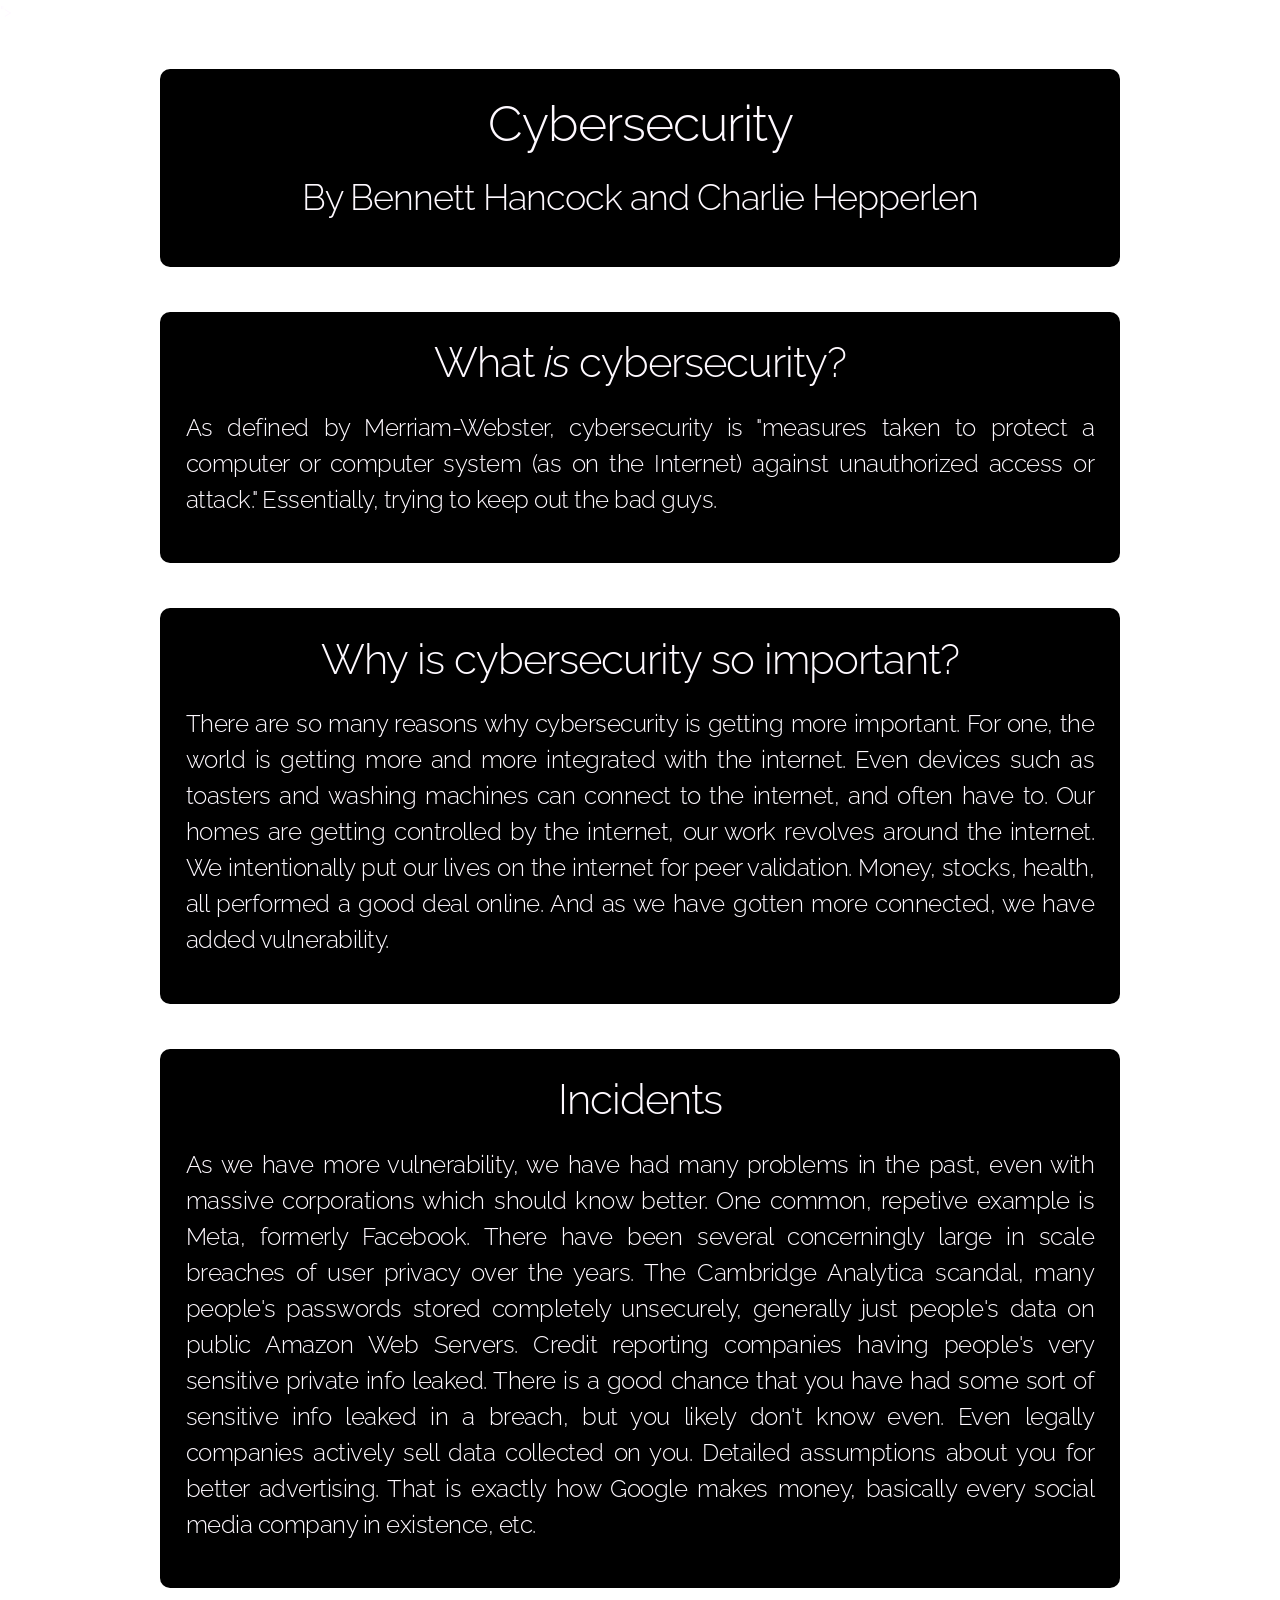
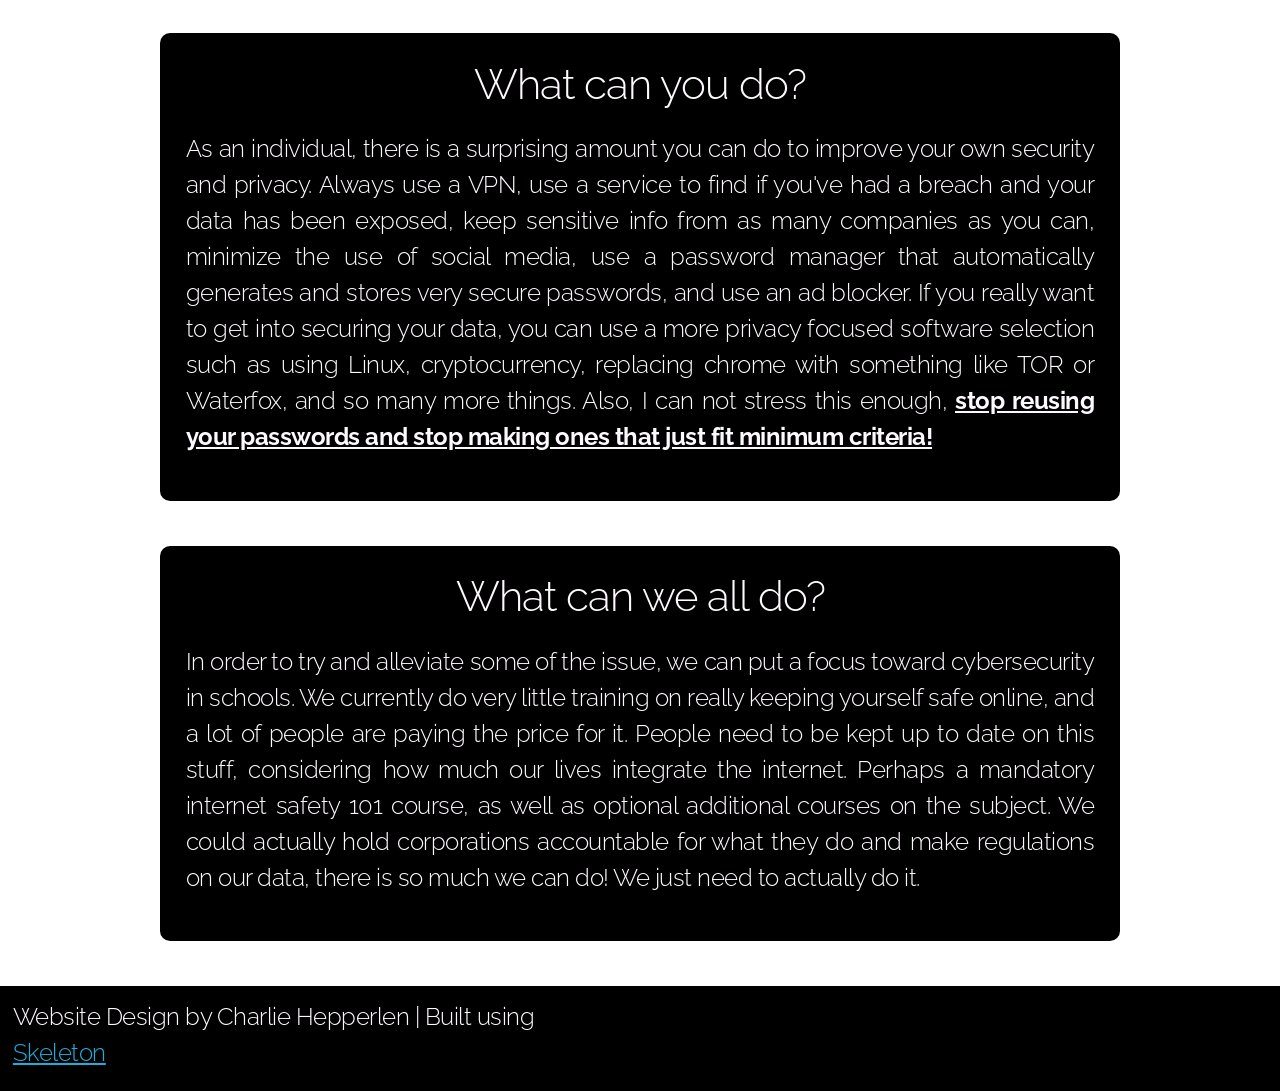
<file: compscifinal.html>
<!DOCTYPE html>
<html lang="en">
<head>

  <!-- Basic Page Needs
  –––––––––––––––––––––––––––––––––––––––––––––––––– -->
  <meta charset="utf-8">
  <title>Computer Science Final</title>
  <meta name="description" content="">
  <meta name="author" content="">

  <!-- Mobile Specific Metas
  –––––––––––––––––––––––––––––––––––––––––––––––––– -->
  <meta name="viewport" content="width=device-width, initial-scale=1">

  <!-- FONT
  –––––––––––––––––––––––––––––––––––––––––––––––––– -->
  <link rel="preconnect" href="https://fonts.googleapis.com">
  <link rel="preconnect" href="https://fonts.gstatic.com" crossorigin>
  <link href="https://fonts.googleapis.com/css2?family=Baloo+2:wght@400;600&family=Raleway:wght@300;400;600&display=swap" rel="stylesheet">

  <!-- CSS
  –––––––––––––––––––––––––––––––––––––––––––––––––– -->
  <link rel="stylesheet" href="css/normalize.css">
  <link rel="stylesheet" href="css/skeleton.css">

  <!-- Favicon
  –––––––––––––––––––––––––––––––––––––––––––––––––– -->
  <link rel="icon" type="image/png" href="https://img.icons8.com/external-justicon-lineal-color-justicon/64/000000/external-emoji-emoji-justicon-lineal-color-justicon-22.png">">
  <style>
    body {
      background-image: url("https://wallpapercrafter.com/th800/223585-long-colorful-lines-of-code-on-a-computer-screenco.jpg");
      background-size: cover;
    }
  </style>
</head>
<body>

  <!-- Primary Page Layout
  –––––––––––––––––––––––––––––––––––––––––––––––––– -->
  <div class="container" style="background-color: black; position: fixed, top; margin-top: 3.5%; padding: 2%; border-radius: 10px;">
    <h1 style="text-align: center;">Cybersecurity</h1>
    <h3 style="text-align: center;">By Bennett Hancock and Charlie Hepperlen</h3>
  </div>

  <div class="container" style="background-color: black; margin-top: 3.5%; padding: 2%; border-radius: 10px;">
    <h2 style="text-align: center;">What <i>is</i> cybersecurity?</h2>
    <h5 style="text-align: justify;">As defined by Merriam-Webster, cybersecurity is "measures taken to protect a computer or computer system (as on the Internet) against unauthorized access or attack." Essentially, trying to keep out the bad guys.</h5>
  </div>

  <div class="container" style="background-color: black; margin-top: 3.5%; padding: 2%; border-radius: 10px;">
    <h2 style="text-align: center;">Why is cybersecurity so important?</h2>
    <h5 style="text-align: justify;">There are so many reasons why cybersecurity is getting more important. For one, the world is getting more and more integrated with the internet. Even devices such as toasters and washing machines can connect to the internet, and often have to. Our homes are getting controlled by the internet, our work revolves around the internet. We intentionally put our lives on the internet for peer validation. Money, stocks, health, all performed a good deal online. And as we have gotten more connected, we have added vulnerability.</h5>
  </div>

  <div class="container" style="background-color: black; margin-top: 3.5%; padding: 2%; border-radius: 10px;">
    <h2 style="text-align: center;">Incidents</h2>
    <h5 style="text-align: justify;">As we have more vulnerability, we have had many problems in the past, even with massive corporations which should know better. One common, repetive example is Meta, formerly Facebook. There have been several concerningly large in scale breaches of user privacy over the years. The Cambridge Analytica scandal, many people's passwords stored completely unsecurely, generally just people's data on public Amazon Web Servers. Credit reporting companies having people's very sensitive private info leaked. There is a good chance that you have had some sort of sensitive info leaked in a breach, but you likely don't know even. Even legally companies actively sell data collected on you. Detailed assumptions about you for better advertising. That is exactly how Google makes money, basically every social media company in existence, etc.</h5>
  </div>

  <div class="container" style="background-color: black; margin-top: 3.5%; padding: 2%; border-radius: 10px;">
    <h2 style="text-align: center;">What can you do?</h2>
    <h5 style="text-align: justify;">As an individual, there is a surprising amount you can do to improve your own security and privacy. Always use a VPN, use a service to find if you've had a breach and your data has been exposed, keep sensitive info from as many companies as you can, minimize the use of social media, use a password manager that automatically generates and stores very secure passwords, and use an ad blocker. If you really want to get into securing your data, you can use a more privacy focused software selection such as using Linux, cryptocurrency, replacing chrome with something like TOR or Waterfox, and so many more things. Also, I can not stress this enough, <u><b>stop reusing your passwords and stop making ones that just fit minimum criteria!</b></u></h5>
  </div>

  <div class="container" style="background-color: black; margin-top: 3.5%; padding: 2%; border-radius: 10px;">
    <h2 style="text-align: center;">What can we all do?</h2>
    <h5 style="text-align: justify;">In order to try and alleviate some of the issue, we can put a focus toward cybersecurity in schools. We currently do very little training on really keeping yourself safe online, and a lot of people are paying the price for it. People need to be kept up to date on this stuff, considering how much our lives integrate the internet. Perhaps a mandatory internet safety 101 course, as well as optional additional courses on the subject. We could actually hold corporations accountable for what they do and make regulations on our data, there is so much we can do! We just need to actually do it.</h5>
  </div>

  <div class="container" style="background-color: black; margin-top: 3.5%; padding: 1%; padding-bottom: 0; border-radius: 0px; position: absolute, bottom; max-width: none; margin-left: 0px; margin-right: 0px; margin-bottom: 0px; width: 100%;">
    <div class="row">
        <div class="six columns">
            <h5 style="text-align: left; display: inline-block;">Website Design by Charlie Hepperlen | Built using <a href="https://getskeleton.com">Skeleton</a></h5>
        </div>
    </div>
  </div>

<!-- End Document
  –––––––––––––––––––––––––––––––––––––––––––––––––– -->
</body>
</html>
</file>
<file: css/skeleton.css>
/*
* Skeleton V2.0.4
* Copyright 2014, Dave Gamache
* www.getskeleton.com
* Free to use under the MIT license.
* http://www.opensource.org/licenses/mit-license.php
* 12/29/2014
*/


/* Table of contents
––––––––––––––––––––––––––––––––––––––––––––––––––
- Grid
- Base Styles
- Typography
- Links
- Buttons
- Forms
- Lists
- Code
- Tables
- Spacing
- Utilities
- Clearing
- Media Queries
*/


/* Grid
–––––––––––––––––––––––––––––––––––––––––––––––––– */
.container {
  position: relative;
  width: 100%;
  max-width: 960px;
  margin: 0 auto;
  box-sizing: border-box;
  background-color: black;
  margin-top: 3.5%;
  padding: 2%;
  border-radius: 10px;
}

.footer {
  border-radius: 0px;
  max-width: none;
  padding: 10px;
  display: inline;
}

.column,
.columns {
  width: 100%;
  float: left;
  box-sizing: border-box; }

/* For devices larger than 400px */
@media (min-width: 400px) {
  .container {
    width: 85%;
    padding: 0; }
}

/* For devices larger than 550px */
@media (min-width: 550px) {
  .container {
    width: 80%; }
  .column,
  .columns {
    margin-left: 4%; }
  .column:first-child,
  .columns:first-child {
    margin-left: 0; }

  .one.column,
  .one.columns                    { width: 4.66666666667%; }
  .two.columns                    { width: 13.3333333333%; }
  .three.columns                  { width: 22%;            }
  .four.columns                   { width: 30.6666666667%; }
  .five.columns                   { width: 39.3333333333%; }
  .six.columns                    { width: 48%;            }
  .seven.columns                  { width: 56.6666666667%; }
  .eight.columns                  { width: 65.3333333333%; }
  .nine.columns                   { width: 74.0%;          }
  .ten.columns                    { width: 82.6666666667%; }
  .eleven.columns                 { width: 91.3333333333%; }
  .twelve.columns                 { width: 100%; margin-left: 0; }

  .one-third.column               { width: 30.6666666667%; }
  .two-thirds.column              { width: 65.3333333333%; }

  .one-half.column                { width: 48%; }

  /* Offsets */
  .offset-by-one.column,
  .offset-by-one.columns          { margin-left: 8.66666666667%; }
  .offset-by-two.column,
  .offset-by-two.columns          { margin-left: 17.3333333333%; }
  .offset-by-three.column,
  .offset-by-three.columns        { margin-left: 26%;            }
  .offset-by-four.column,
  .offset-by-four.columns         { margin-left: 34.6666666667%; }
  .offset-by-five.column,
  .offset-by-five.columns         { margin-left: 43.3333333333%; }
  .offset-by-six.column,
  .offset-by-six.columns          { margin-left: 52%;            }
  .offset-by-seven.column,
  .offset-by-seven.columns        { margin-left: 60.6666666667%; }
  .offset-by-eight.column,
  .offset-by-eight.columns        { margin-left: 69.3333333333%; }
  .offset-by-nine.column,
  .offset-by-nine.columns         { margin-left: 78.0%;          }
  .offset-by-ten.column,
  .offset-by-ten.columns          { margin-left: 86.6666666667%; }
  .offset-by-eleven.column,
  .offset-by-eleven.columns       { margin-left: 95.3333333333%; }

  .offset-by-one-third.column,
  .offset-by-one-third.columns    { margin-left: 34.6666666667%; }
  .offset-by-two-thirds.column,
  .offset-by-two-thirds.columns   { margin-left: 69.3333333333%; }

  .offset-by-one-half.column,
  .offset-by-one-half.columns     { margin-left: 52%; }

}


/* Base Styles
–––––––––––––––––––––––––––––––––––––––––––––––––– */
/* NOTE
html is set to 62.5% so that all the REM measurements throughout Skeleton
are based on 10px sizing. So basically 1.5rem = 15px :) */
html {
  font-size: 62.5%; }
body {
  font-size: 1.5em; /* currently ems cause chrome bug misinterpreting rems on body element */
  line-height: 1.6;
  background-attachment: fixed;
  font-weight: 400;
  font-family: "Raleway", "HelveticaNeue", "Helvetica Neue", Helvetica, Arial, sans-serif;
  color: #fef9ff;
  background-size: cover;
}


/* Typography
–––––––––––––––––––––––––––––––––––––––––––––––––– */
h1, h2, h3, h4, h5, h6 {
  margin-top: 0;
  margin-bottom: 2rem;
  font-weight: 300; }
h1 { font-size: 4.0rem; line-height: 1.2;  letter-spacing: -.1rem;}
h2 { font-size: 3.6rem; line-height: 1.25; letter-spacing: -.1rem; }
h3 { font-size: 3.0rem; line-height: 1.3;  letter-spacing: -.1rem; }
h4 { font-size: 2.4rem; line-height: 1.35; letter-spacing: -.08rem; }
h5 { font-size: 1.8rem; line-height: 1.5;  letter-spacing: -.05rem; }
h6 { font-size: 1.5rem; line-height: 1.6;  letter-spacing: 0; }

/* Larger than phablet */
@media (min-width: 550px) {
  h1 { font-size: 5.0rem; }
  h2 { font-size: 4.2rem; }
  h3 { font-size: 3.6rem; }
  h4 { font-size: 3.0rem; }
  h5 { font-size: 2.4rem; }
  h6 { font-size: 1.5rem; }
}

p {
  margin-top: 0; }


/* Links
–––––––––––––––––––––––––––––––––––––––––––––––––– */
a {
  color: #1EAEDB; }
a:hover {
  color: #0FA0CE; }


/* Buttons
–––––––––––––––––––––––––––––––––––––––––––––––––– */
.button,
button,
input[type="submit"],
input[type="reset"],
input[type="button"] {
  display: inline-block;
  height: 38px;
  padding: 0 30px;
  color: #555;
  text-align: center;
  font-size: 11px;
  font-weight: 600;
  line-height: 38px;
  letter-spacing: .1rem;
  text-transform: uppercase;
  text-decoration: none;
  white-space: nowrap;
  background-color: transparent;
  border-radius: 4px;
  border: 1px solid #bbb;
  cursor: pointer;
  box-sizing: border-box; }
.button:hover,
button:hover,
input[type="submit"]:hover,
input[type="reset"]:hover,
input[type="button"]:hover,
.button:focus,
button:focus,
input[type="submit"]:focus,
input[type="reset"]:focus,
input[type="button"]:focus {
  color: #333;
  border-color: #888;
  outline: 0; }
.button.button-primary,
button.button-primary,
input[type="submit"].button-primary,
input[type="reset"].button-primary,
input[type="button"].button-primary {
  color: #FFF;
  background-color: #33C3F0;
  border-color: #33C3F0; }
.button.button-primary:hover,
button.button-primary:hover,
input[type="submit"].button-primary:hover,
input[type="reset"].button-primary:hover,
input[type="button"].button-primary:hover,
.button.button-primary:focus,
button.button-primary:focus,
input[type="submit"].button-primary:focus,
input[type="reset"].button-primary:focus,
input[type="button"].button-primary:focus {
  color: #FFF;
  background-color: #1EAEDB;
  border-color: #1EAEDB; }


/* Forms
–––––––––––––––––––––––––––––––––––––––––––––––––– */
input[type="email"],
input[type="number"],
input[type="search"],
input[type="text"],
input[type="tel"],
input[type="url"],
input[type="password"],
textarea,
select {
  height: 38px;
  padding: 6px 10px; /* The 6px vertically centers text on FF, ignored by Webkit */
  background-color: #fff;
  border: 1px solid #D1D1D1;
  border-radius: 4px;
  box-shadow: none;
  box-sizing: border-box; }
/* Removes awkward default styles on some inputs for iOS */
input[type="email"],
input[type="number"],
input[type="search"],
input[type="text"],
input[type="tel"],
input[type="url"],
input[type="password"],
textarea {
  -webkit-appearance: none;
     -moz-appearance: none;
          appearance: none; }
textarea {
  min-height: 65px;
  padding-top: 6px;
  padding-bottom: 6px; }
input[type="email"]:focus,
input[type="number"]:focus,
input[type="search"]:focus,
input[type="text"]:focus,
input[type="tel"]:focus,
input[type="url"]:focus,
input[type="password"]:focus,
textarea:focus,
select:focus {
  border: 1px solid #33C3F0;
  outline: 0; }
label,
legend {
  display: block;
  margin-bottom: .5rem;
  font-weight: 600; }
fieldset {
  padding: 0;
  border-width: 0; }
input[type="checkbox"],
input[type="radio"] {
  display: inline; }
label > .label-body {
  display: inline-block;
  margin-left: .5rem;
  font-weight: normal; }


/* Lists
–––––––––––––––––––––––––––––––––––––––––––––––––– */
ul {
  list-style: circle inside; }
ol {
  list-style: decimal inside; }
ol, ul {
  padding-left: 0;
  margin-top: 0; }
ul ul,
ul ol,
ol ol,
ol ul {
  margin: 1.5rem 0 1.5rem 3rem;
  font-size: 90%; }
li {
  margin-bottom: 1rem; }


/* Code
–––––––––––––––––––––––––––––––––––––––––––––––––– */
code {
  padding: .2rem .5rem;
  margin: 0 .2rem;
  font-size: 90%;
  white-space: nowrap;
  background: #F1F1F1;
  border: 1px solid #E1E1E1;
  border-radius: 4px; }
pre > code {
  display: block;
  padding: 1rem 1.5rem;
  white-space: pre; }


/* Tables
–––––––––––––––––––––––––––––––––––––––––––––––––– */
th,
td {
  padding: 12px 15px;
  text-align: left;
  border-bottom: 1px solid #E1E1E1; }
th:first-child,
td:first-child {
  padding-left: 0; }
th:last-child,
td:last-child {
  padding-right: 0; }


/* Spacing
–––––––––––––––––––––––––––––––––––––––––––––––––– */
button,
.button {
  margin-bottom: 1rem; }
input,
textarea,
select,
fieldset {
  margin-bottom: 1.5rem; }
pre,
blockquote,
dl,
figure,
table,
p,
ul,
ol,
form {
  margin-bottom: 2.5rem; }


/* Utilities
–––––––––––––––––––––––––––––––––––––––––––––––––– */
.u-full-width {
  width: 100%;
  box-sizing: border-box; }
.u-max-full-width {
  max-width: 100%;
  box-sizing: border-box; }
.u-pull-right {
  float: right; }
.u-pull-left {
  float: left; }


/* Misc
–––––––––––––––––––––––––––––––––––––––––––––––––– */
hr {
  margin-top: 3rem;
  margin-bottom: 3.5rem;
  border-width: 0;
  border-top: 1px solid #E1E1E1; }


/* Clearing
–––––––––––––––––––––––––––––––––––––––––––––––––– */

/* Self Clearing Goodness */
.container:after,
.row:after,
.u-cf {
  content: "";
  display: table;
  clear: both; }


/* Media Queries
–––––––––––––––––––––––––––––––––––––––––––––––––– */
/*
Note: The best way to structure the use of media queries is to create the queries
near the relevant code. For example, if you wanted to change the styles for buttons
on small devices, paste the mobile query code up in the buttons section and style it
there.
*/


/* Larger than mobile */
@media (min-width: 400px) {}

/* Larger than phablet (also point when grid becomes active) */
@media (min-width: 550px) {}

/* Larger than tablet */
@media (min-width: 750px) {}

/* Larger than desktop */
@media (min-width: 1000px) {}

/* Larger than Desktop HD */
@media (min-width: 1200px) {}
</file>
